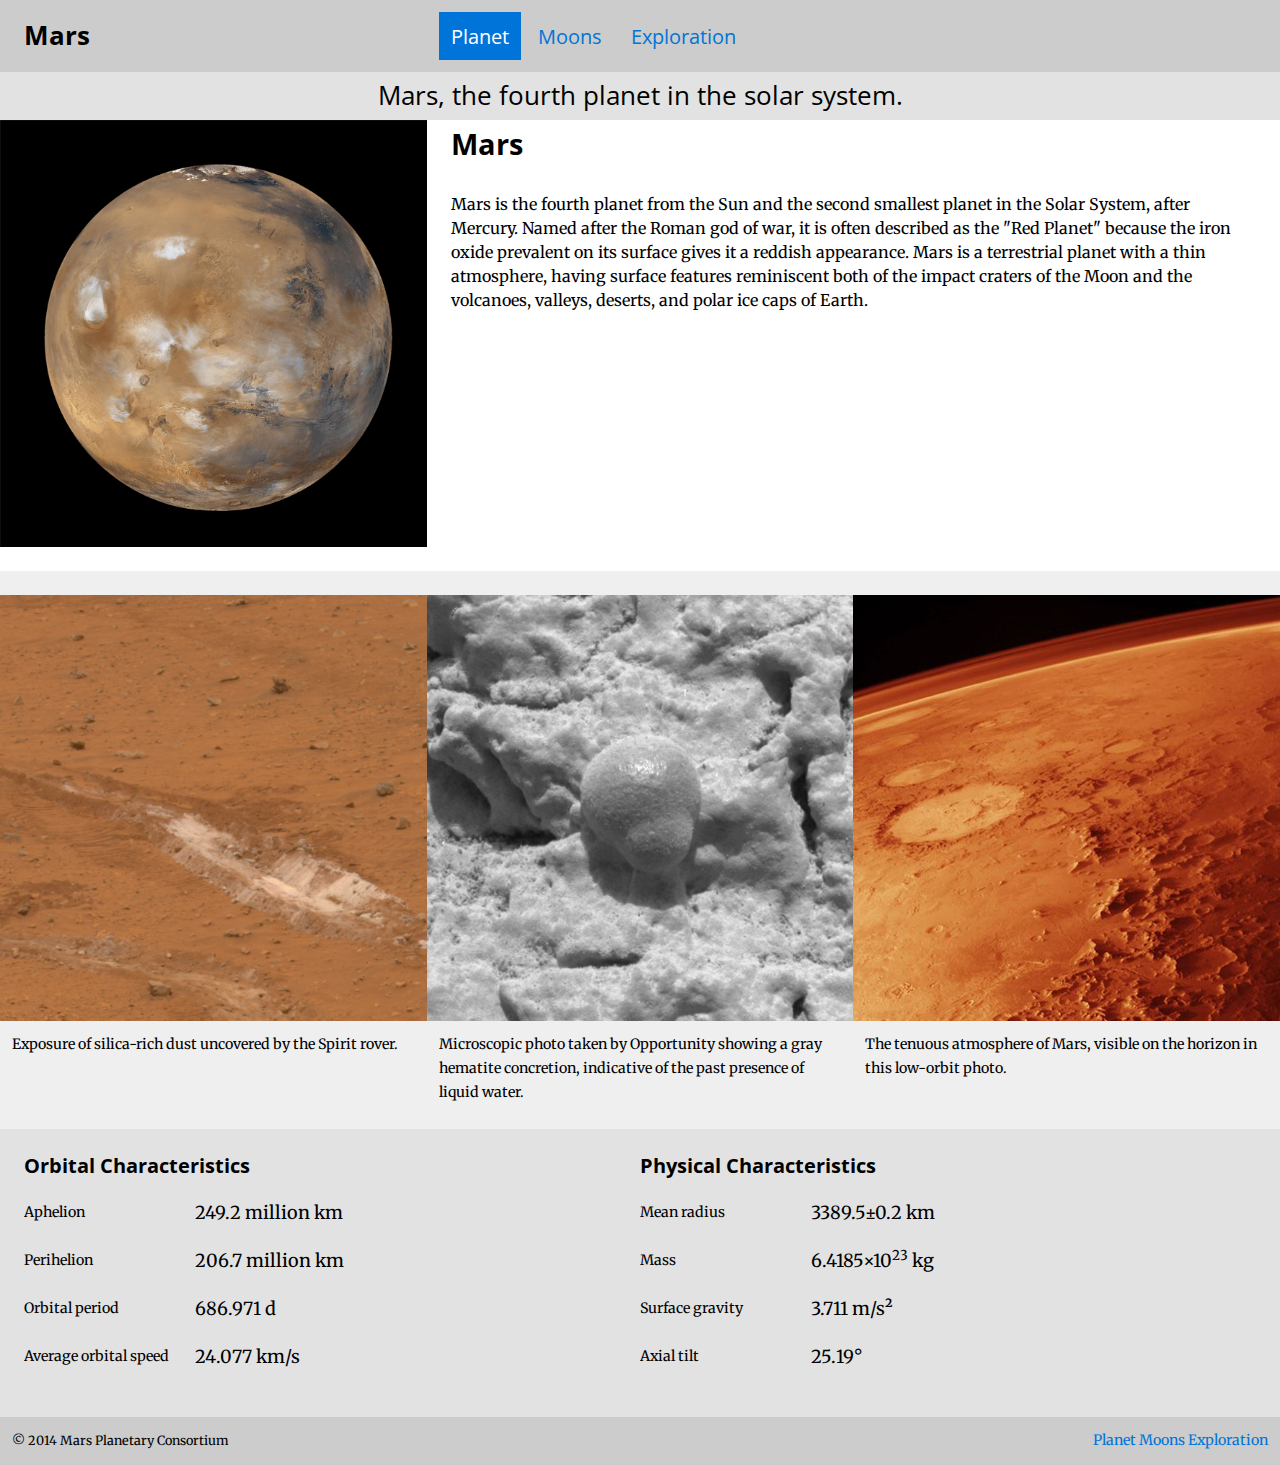
<file: index.html>
<!DOCTYPE html>
<html lang="en-ca">
<head>
  <meta charset="utf-8">
  <title>Mars</title>
  <meta name="viewport" content="width=device-width,initial-scale=1">
  <link href="http://fonts.googleapis.com/css?family=Open+Sans:400,700|Merriweather:400,400italic,700" rel="stylesheet">
  <link href="css/grid.css" rel="stylesheet">
  <link href="css/main.css" rel="stylesheet">
  <link href="css/typography.css" rel="stylesheet">
</head>
<body>

<ul class="skip-links">
  <li><a href="#main">Jump to main content</a></li>
  <li><a href="#navigation">Jump to navigation</a></li>
</ul>

    <header role="banner" class="nav-header grid grid-middle section-dark masthead pad-t-1-2 pad-b-1-2">
      <div class="unit gutter unit-xs-1 unit-s-1 unit-m-1-3 unit-l-1-3">
        <h1 class="mars-title peta push-0">Mars</h1>
        </div>
          <nav id="navigation" role="navigation" class="unit gutter-1-2 unit-xs-1 unit-s-1 unit-m-2-3 unit-l-2-3">
              <ul class="nav giga push-0 brand-family">
                  <li><a class="island-1-2 nav-current" href="index.html">Planet</a></li>
                  <li><a class="island-1-2" href="moons.html">Moons</a></li>
                  <li><a class="island-1-2" href="exploration.html">Exploration</a></li>
              </ul>
          </nav>
    </header>

<article id="main" role="main">

      <p class="mars-tagline peta push-0 brand-family">Mars, the fourth planet in the solar system.</p>

  <div class="grid">
    <div class="unit push unit-xs-1 unit-s-1 unit-m-1-2 unit-l-1-3">
      <img class="img-flex planet-img" src="images/mars.jpg" alt="Mars">
    </div>
      <div class="gutter unit unit-xs-1 unit-s-1 unit-m-1-2 unit-l-2-3">
        <h2 class="mars-title-2 exa">Mars</h2>
        <p class="mars-info">Mars is the fourth planet from the Sun and the second smallest planet in the Solar System, after Mercury. Named after the Roman god of war, it is often described as the "Red Planet" because the iron oxide prevalent on its surface gives it a reddish appearance. Mars is a terrestrial planet with a thin atmosphere, having surface features reminiscent both of the impact craters of the Moon and the volcanoes, valleys, deserts, and polar ice caps of Earth.<p>
      </div>
  </div>

    <div class="grid section pad-t">
      <div class="unit unit-xs-1 unit-s-1 unit-m-1-3 unit-l-1-3">
        <figure class="soil">
          <img class="soilphoto img-flex push-1-2" src="images/silica.jpg" alt="Soil">
          <figcaption class="soilcaption milli gutter-1-2">Exposure of silica-rich dust uncovered by the Spirit rover.</figcaption>
        </figure>
    </div>

      <div class="unit unit-xs-1 unit-s-1-2 unit-m-1-3 unit-l-1-3">
        <figure class="water">
          <img class="waterphoto img-flex push-1-2" src="images/rock-water.jpg" alt="Evidence of Liquid Water">
          <figcaption class="watercaption milli gutter-1-2">Microscopic photo taken by Opportunity showing a gray hematite concretion, indicative of the past presence of liquid water.</figcaption>
        </figure>
      </div>

      <div class="unit unit-xs-1 unit-s-1-2 unit-m-1-3 unit-l-1-3">
        <figure class="atmosphere">
          <img class="atmospherephoto img-flex push-1-2" src="images/atmosphere.jpg" alt="Atmosphere">
          <figcaption class="atmospherecaption milli gutter-1-2">The tenuous atmosphere of Mars, visible on the horizon in this low-orbit photo.</figcaption>
        </figure>
      </div>
    </div>

<div class="grid section-mid gutter pad-t">

      <div class="unit unit-xs-1 unit-s-1 unit-m-1-2">
        <h2 class="giga">Orbital Characteristics</h2>
        <dl class="data mega">
          <dt class="milli">Aphelion</dt>
          <dd>249.2 million km</dd>
          <dt class="milli">Perihelion</dt>
          <dd>206.7 million km</dd>
          <dt class="milli">Orbital period</dt>
          <dd>686.971 d</dd>
          <dt class="milli">Average orbital speed</dt>
          <dd>24.077 km/s</dd>
        </dl>
      </div>

      <div class="unit unit-xs-1 unit-s-1 unit-m-1-2">
         <h2 class="giga">Physical Characteristics</h2>
         <dl class="data mega">
          <dt class="milli">Mean radius</dt>
          <dd>3389.5±0.2 km</dd>
          <dt class="milli">Mass</dt>
          <dd>6.4185×10<sup>23</sup> kg</dd>
          <dt class="milli">Surface gravity</dt>
          <dd>3.711 m/s²</dd>
          <dt class="milli">Axial tilt</dt>
          <dd>25.19°</dd>
        </dl>
      </div>

</div>

</article>

<footer class="grid island-1-2 section-dark">
  <div role="contentinfo" class="unit micro unit-xs-1 unit-s-1 unit-m-1-2 unit-l-1-3">
    <p class="copyright push-0">© 2014 Mars Planetary Consortium</p>
  </div>
    <div class="unit unit-xs-1 unit-s-1 unit-m-1-2 unit-l-2-3">
      <nav>
        <ul class="nav nav-footer milli push-0">
          <li><a href="index.html">Planet</a></li>
          <li><a href="moons.html">Moons</a></li>
          <li><a href="exploration.html">Exploration</a></li>
        </ul>
      </nav>
    </div>
</footer>

</body>
</html>
</file>
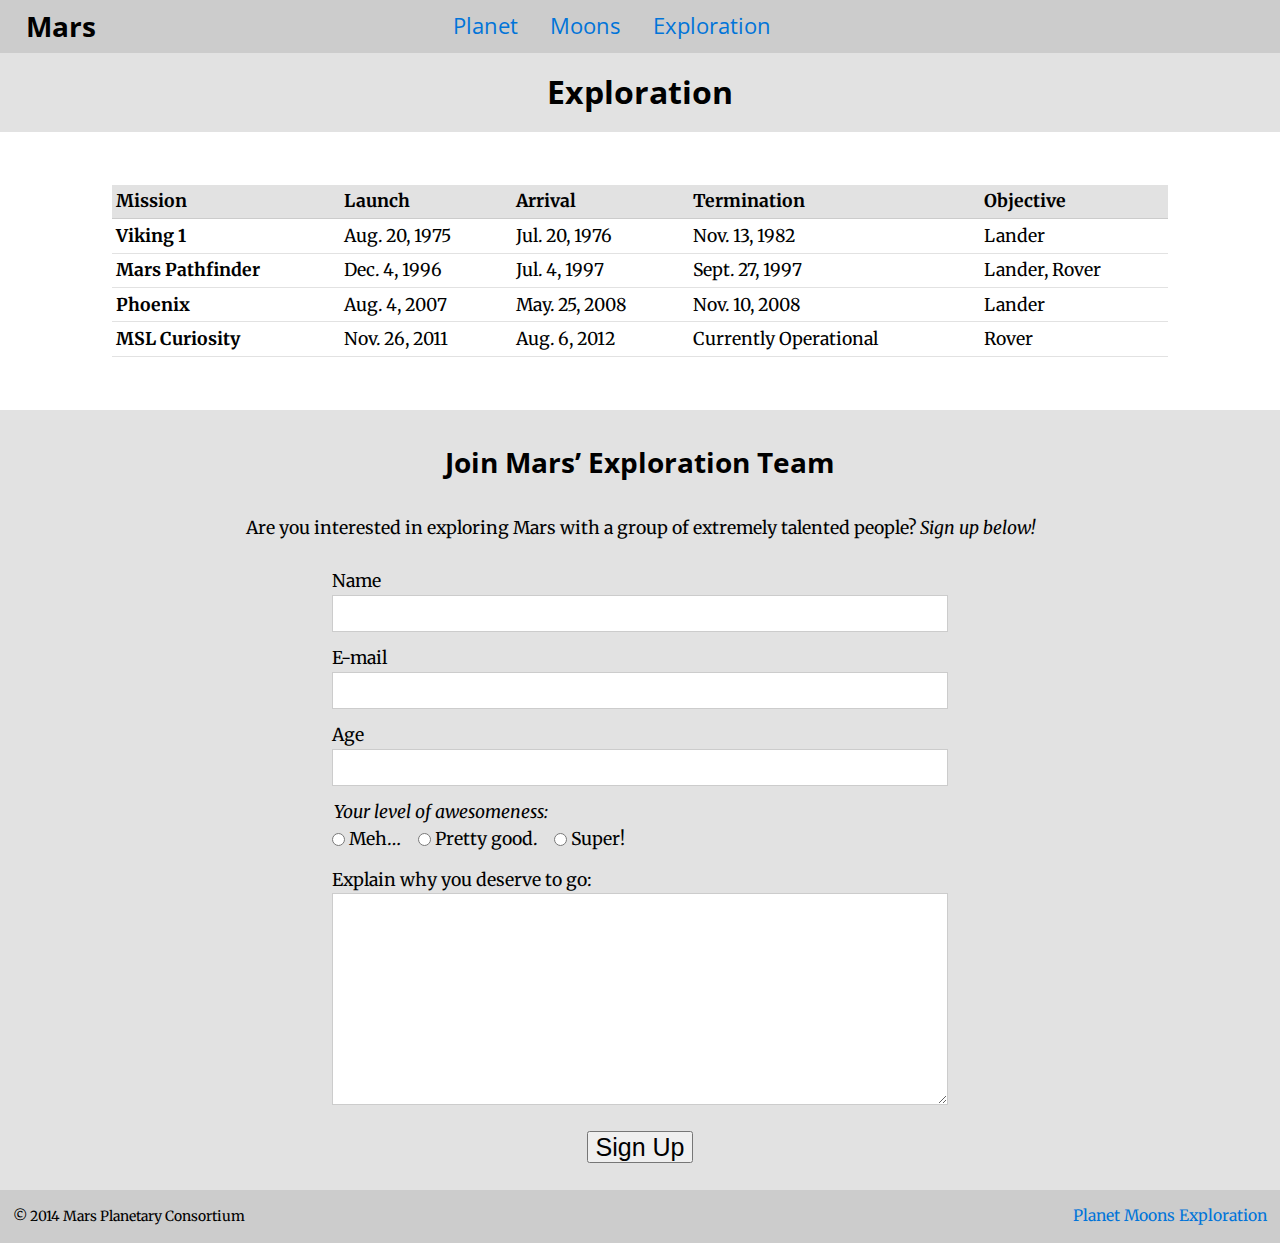
<file: exploration.html>
<!DOCTYPE html>
<html lang="en-ca">
<head>
  <meta charset="utf-8">
  <title>Exploration · Mars</title>
  <meta name="viewport" content="width=device-width,initial-scale=1">
  <link href="http://fonts.googleapis.com/css?family=Open+Sans:400,700|Merriweather:400,400italic,700" rel="stylesheet">
  <link href="css/grid.css" rel="stylesheet">
  <link href="css/typography.css" rel="stylesheet">
  <link href="css/main.css" rel="stylesheet">
</head>
<body>

<ul class="skip-links">
  <li><a href="#main">Jump to main content</a></li>
  <li><a href="#navigation">Jump to navigation</a></li>
</ul>

    <header role="banner" class="nav-header grid grid-middle section-dark masthead pad-t-1-2 pad-b-1-2">
      <div class="unit gutter unit-xs-1 unit-s-1 unit-m-1-3 unit-l-1-3">
        <h1 class="mars-title peta push-0">Mars</h1>
        </div>
  <nav class="unit gutter-1-2 unit-xs-1 unit-s-1 unit-m-2-3 unit-l-2-3" role="navigation" id="nav">
    <ul class="nav giga push-0 brand-family">
      <li><a class="island-1-2" href="index.html">Planet</a></li>
      <li><a class="island-1-2" href="moons.html">Moons</a></li>
      <li><a class="island-1-2" href="exploration.html">Exploration</a></li>
    </ul>
  </nav>
</header>

<main role="main" id="main">

  <div class="section-mid intro peta island-1-2 push">
    <h1 class="push-0">Exploration</h1>
  </div>

  <div class="table-outer pad-t pad-b">
    <div class="table-inner">
      <table>
        <thead>
          <tr>
            <th scope="col">Mission</th>
            <th scope="col">Launch</th>
            <th scope="col">Arrival</th>
            <th scope="col">Termination</th>
            <th scope="col">Objective</th>
          </tr>
        </thead>
        <tbody>
          <tr>
            <th scope="row">Viking 1</th>
            <td><time datetime="1975-08-20">Aug. 20, 1975</time></td>
            <td><time datetime="1976-07-20">Jul. 20, 1976</time></td>
            <td><time datetime="1982-11-13">Nov. 13, 1982</time></td>
            <td>Lander</td>
          </tr>
          <tr>
            <th scope="row">Mars Pathfinder</th>
            <td><time datetime="1996-12-04">Dec. 4, 1996</time></td>
            <td><time datetime="1997-07-04">Jul. 4, 1997</time></td>
            <td><time datetime="1985-06-15">Sept. 27, 1997</time></td>
            <td>Lander, Rover</td>
          </tr>
          <tr>
            <th scope="row">Phoenix</th>
            <td><time datetime="2007-08-04">Aug. 4, 2007</time></td>
            <td><time datetime="2008-05-25">May. 25, 2008</time></td>
            <td><time datetime="2008-11-10">Nov. 10, 2008</time></td>
            <td>Lander</td>
          </tr>
          <tr>
            <th scope="row">MSL Curiosity</th>
            <td><time datetime="2011-11-26">Nov. 26, 2011</time></td>
            <td><time datetime="2012-08-06">Aug. 6, 2012</time></td>
            <td><time>Currently Operational</time></td>
            <td>Rover</td>
          </tr>
        </tbody>
      </table>
    </div>
  </div>

  <div class="section-mid mid island">
    <h2 class="align-center">Join Mars’ Exploration Team</h2>
    <p class="align-center">Are you interested in exploring Mars with a group of extremely talented people? <em>Sign up below!</em></p>

    <form action="" method="post">
      <div class="push-1-2">
        <label for="name">Name</label>
        <input id="name">
      </div>
      <div class="push-1-2">
        <label for="email">E-mail</label>
        <input type="email" id="email">
      </div>
      <div class="push-1-2">
        <label for="age">Age</label>
        <input type="number" id="age" min="18" max="75">
      </div>
      <fieldset class="push-1-2">
        <legend>Your level of awesomeness:</legend>
        <span class="radio">
          <input type="radio" id="meh" name="awesomeness">
          <label for="meh">Meh…</label>
        </span>
        <span class="radio">
          <input type="radio" id="pretty-good" name="awesomeness">
          <label for="pretty-good">Pretty good.</label>
        </span>
        <span class="radio">
          <input type="radio" id="super" name="awesomeness">
          <label for="super">Super!</label>
        </span>
      </fieldset>
      <div class="push">
        <label for="why">Explain why you deserve to go:</label>
        <textarea id="why"></textarea>
      </div>
      <div class="align-center">
        <button class="tera" type="submit">Sign Up</button>
      </div>
    </form>
  </div>

</main>

<footer class="grid island-1-2 section-dark">
  <div role="contentinfo" class="unit micro unit-xs-1 unit-s-1 unit-m-1-2 unit-l-1-3">
    <p class="copyright push-0">© 2014 Mars Planetary Consortium</p>
  </div>
  <div class="unit unit-xs-1 unit-s-1 unit-m-1-2 unit-l-2-3">
    <nav>
      <ul class="nav nav-footer milli push-0">
        <li><a href="index.html">Planet</a></li>
        <li><a href="moons.html">Moons</a></li>
        <li><a href="exploration.html">Exploration</a></li>
      </ul>
    </nav>
  </div>
</footer>

</body>
</html>
</file>
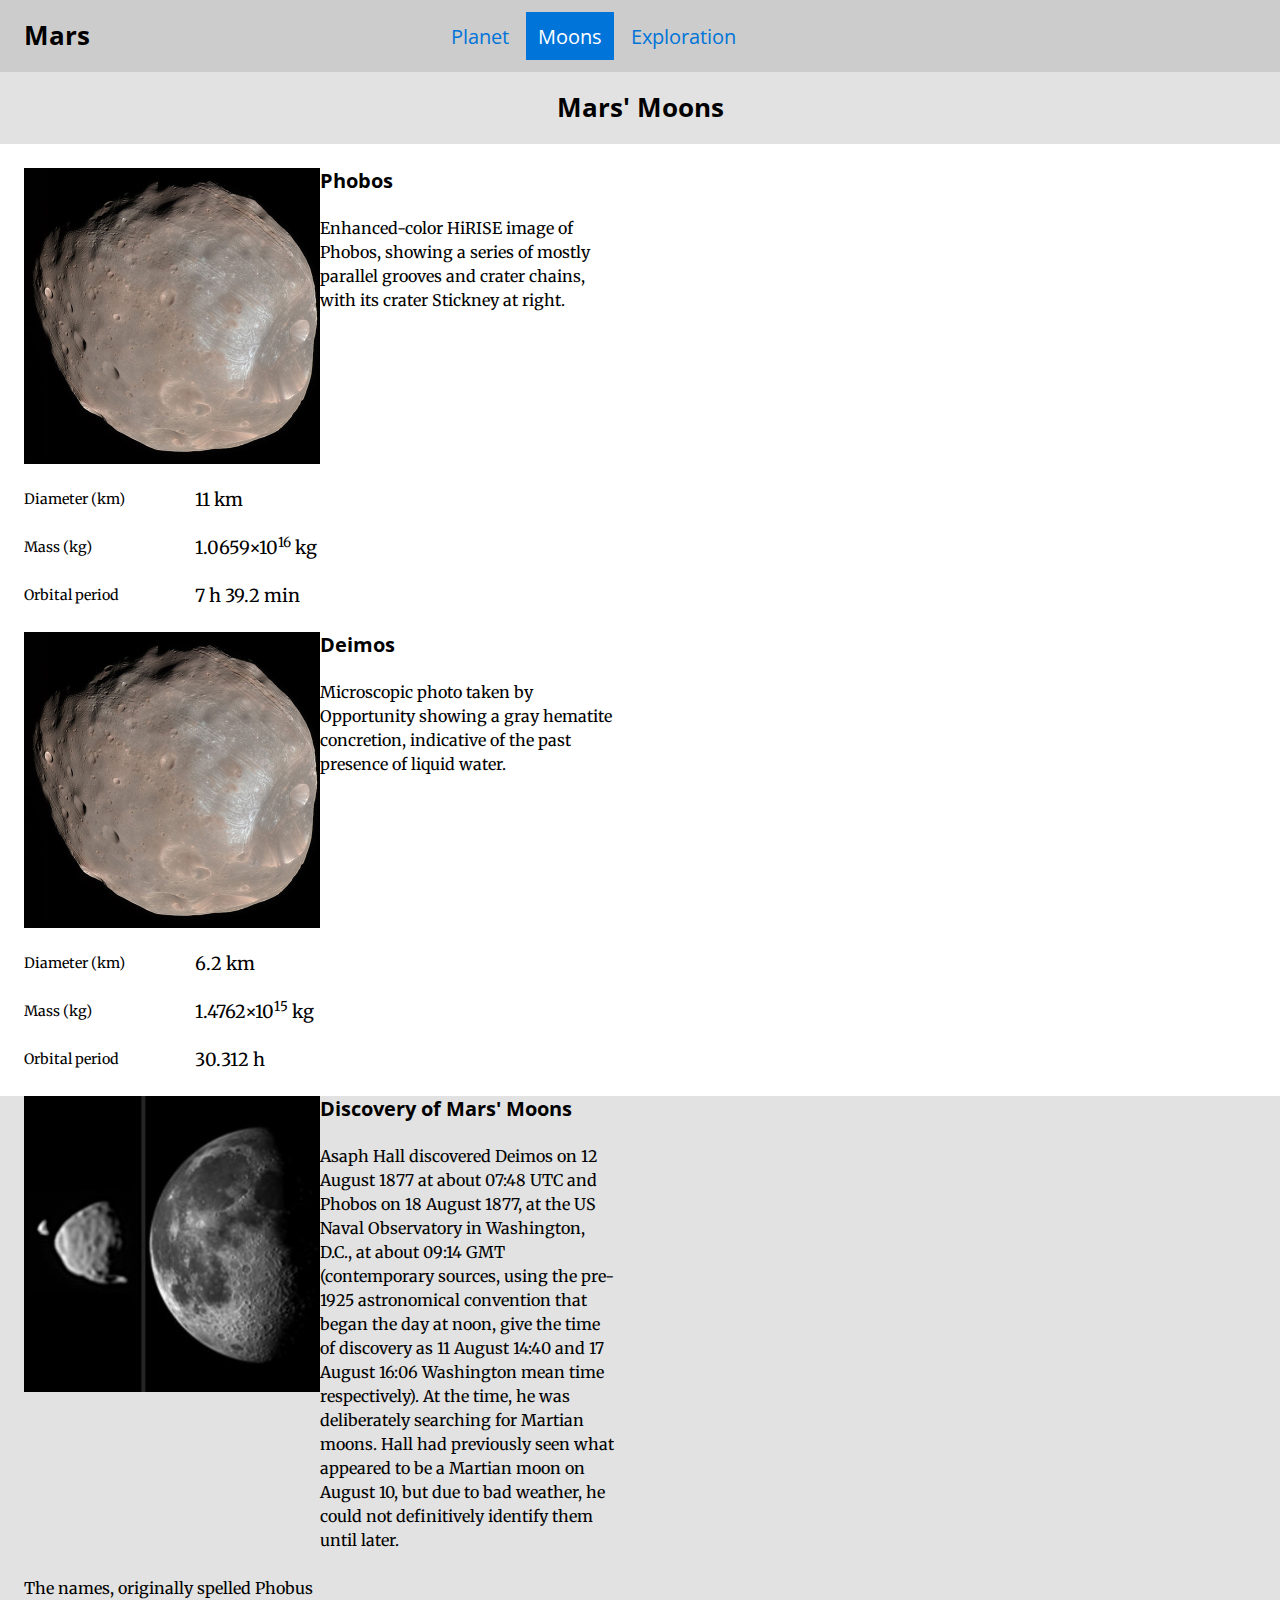
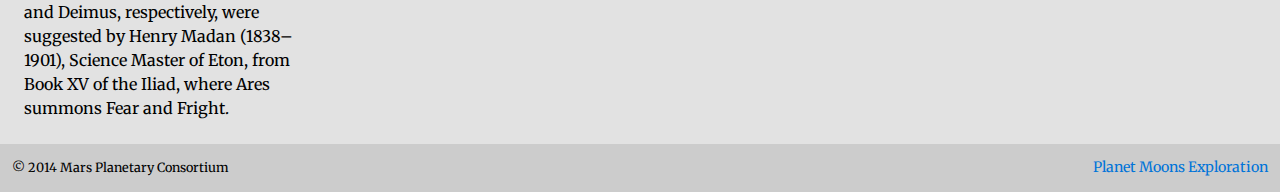
<file: moons.html>
<!DOCTYPE html>
<html lang="en-ca">
<head>
  <meta charset="utf-8">
  <title>Mars</title>
  <meta name="viewport" content="width=device-width,initial-scale=1">
  <link href="http://fonts.googleapis.com/css?family=Open+Sans:400,700|Merriweather:400,400italic,700" rel="stylesheet">
  <link href="css/grid.css" rel="stylesheet">
  <link href="css/main.css" rel="stylesheet">
  <link href="css/typography.css" rel="stylesheet">
</head>
<body>

<ul class="skip-links">
  <li><a href="#main">Jump to main content</a></li>
  <li><a href="#navigation">Jump to navigation</a></li>
</ul>

    <header role="banner" class="nav-header grid grid-middle section-dark masthead pad-t-1-2 pad-b-1-2">
      <div class="unit gutter unit-xs-1 unit-s-1 unit-m-1-3 unit-l-1-3">
        <h1 class="mars-title peta push-0">Mars</h1>
        </div>
          <nav id="navigation" role="navigation" class="unit gutter-1-2 unit-xs-1 unit-s-1 unit-m-2-3 unit-l-2-3">
              <ul class="nav giga push-0 brand-family">
                  <li><a class="island-1-2" href="index.html">Planet</a></li>
                  <li><a class="island-1-2 nav-current" href="moons.html">Moons</a></li>
                  <li><a class="island-1-2" href="exploration.html">Exploration</a></li>
              </ul>
          </nav>
    </header>

<article id="main" role="main">

      <div class="section-mid intro peta island-1-2 push">
        <h2 class="push-0 brand-family">Mars' Moons</h2>
      </div>

  <div class="grid">
      <div class="unit gutter unit-xs-1 unit-s-1 unit-m-1-2 unit-l-1-2">

        <div class="grid">
            <div class="unit push unit-xs-1 unit-s-1 unit-m-1 unit-l-1-2">
            <img src="images/phobos.jpg" alt="Phobos" class="phobosphoto img-flex">
            </div>
          <div class="unit push unit-xs-1 unit-s-1 unit-m-1 unit-l-1-2">
            <h2 class="giga">Phobos</h2>
            <p class="phoboscaption push-0">Enhanced-color HiRISE image of Phobos, showing a series of mostly parallel grooves and crater chains, with its crater Stickney at right.</p>
          </div>
        </div>

          <dl class="data mega push-0">
            <dt class="milli">Diameter (km)</dt>
            <dd>11 km</dd>
            <dt class="milli">Mass (kg)</dt>
            <dd>1.0659×10<sup>16</sup> kg</dd>
            <dt class="milli">Orbital period</dt>
            <dd>7 h 39.2 min</dd>
          </dl>
      </div>
  </div>

<div class="grid">
      <div class="unit gutter unit-xs-1 unit-s-1 unit-m-1-2 unit-l-1-2">
        <div class="grid">
          <div class="unit push unit-xs-1 unit-s-1 unit-m-1 unit-l-1-2">
            <img src="images/phobos.jpg" alt="Phobos" class="phobosphoto img-flex">
          </div>
          <div class="unit push unit-xs-1 unit-s-1 unit-m-1 unit-l-1-2">
            <h2 class="giga">Deimos</h2>
            <p class="deimoscaption push-0">Microscopic photo taken by Opportunity showing a gray hematite concretion, indicative of the past presence of liquid water.</p>
          </div>
        </div>

          <dl class="data mega push-0">
            <dt class="milli">Diameter (km)</dt>
            <dd>6.2 km</dd>
            <dt class="milli">Mass (kg)</dt>
            <dd>1.4762×10<sup>15</sup> kg</dd>
            <dt class="milli">Orbital period</dt>
            <dd>30.312 h</dd>
          </dl>
      </div>
</div>

<div class="grid section-mid">
    <div class="unit gutter unit-xs-1 unit-s-1 unit-m-1-2 unit-l-1-2">

        <div class="grid">
          <div class="unit push unit-xs-1 unit-s-1 unit-m-1 unit-l-1-2">
          <img src="images/mooncomparison.jpg" alt="Mars' Moons Compared to Earth's Moon" class="moonsimage img-flex">
      </div>
        <div class="unit push unit-xs-1 unit-s-1 unit-m-1 unit-l-1-2">
          <h2 class="giga">Discovery of Mars' Moons</h2>
          <p class="discoveryinfo push-0">Asaph Hall discovered Deimos on 12 August 1877 at about 07:48 UTC and Phobos on 18 August 1877, at the US Naval Observatory in Washington, D.C., at about 09:14 GMT (contemporary sources, using the pre-1925 astronomical convention that began the day at noon, give the time of discovery as 11 August 14:40 and 17 August 16:06 Washington mean time respectively). At the time, he was deliberately searching for Martian moons. Hall had previously seen what appeared to be a Martian moon on August 10, but due to bad weather, he could not definitively identify them until later.</p>
        </div>

        <div class="unit push unit-xs-1 unit-s-1 unit-m-1 unit-l-1-2">
          <p class="discoverycaption push-0">The names, originally spelled Phobus and Deimus, respectively, were suggested by Henry Madan (1838–1901), Science Master of Eton, from Book XV of the Iliad, where Ares summons Fear and Fright.</p>
        </div>
      </div>
    </div>
</div>

</article>

<footer class="grid island-1-2 section-dark">
  <div role="contentinfo" class="unit micro unit-xs-1 unit-s-1 unit-m-1-2 unit-l-1-3">
    <p class="copyright push-0">© 2014 Mars Planetary Consortium</p>
  </div>
    <div class="unit unit-xs-1 unit-s-1 unit-m-1-2 unit-l-2-3">
      <nav>
        <ul class="nav nav-footer milli push-0">
          <li><a href="index.html">Planet</a></li>
          <li><a href="moons.html">Moons</a></li>
          <li><a href="exploration.html">Exploration</a></li>
        </ul>
      </nav>
    </div>
</footer>

</body>
</html>
</file>
<file: css/grid.css>
.grid {
  margin: 0;
  padding: 0;
  letter-spacing: -0.31em;
  text-rendering: optimizespeed;
  display: -webkit-flex;
  -webkit-flex-flow: row wrap;
  display: -ms-flexbox;
  -ms-flex-flow: row wrap;
}

.grid-bottom {
  -webkit-align-items: flex-end;
  -ms-align-items: flex-end;
}

.grid-middle {
  -webkit-align-items: center;
  -ms-align-items: center;
}

.opera-only :-o-prefocus, .grid {
  word-spacing: -0.43em;
}

.unit {
  letter-spacing: normal;
  text-rendering: auto;
  vertical-align: top;
  word-spacing: normal;
  display: inline-block;
  visibility: visible;
}

.grid-bottom .unit {
  vertical-align: bottom;
}

.grid-middle .unit {
  vertical-align: middle;
}

.unit-xs-hidden {
  display: none;
  visibility: hidden;
}

.unit-xs-1 {
  display: block;
  visibility: visible;
  width: 100%;
}

.unit-offset-xs-0 {
  margin-left: 0;
}

.unit-xs-1-2 {
  width: 50.0000%;
}

.unit-offset-xs-1-2 {
  margin-left: 50.0000%;
}

.unit-xs-1-3 {
  width: 33.3333%;
}

.unit-offset-xs-1-3 {
  margin-left: 33.3333%;
}

.unit-xs-2-3 {
  width: 66.6667%;
}

.unit-offset-xs-2-3 {
  margin-left: 66.6667%;
}

.unit-xs-1-4 {
  width: 25.0000%;
}

.unit-offset-xs-1-4 {
  margin-left: 25.0000%;
}

.unit-xs-3-4 {
  width: 75.0000%;
}

.unit-offset-xs-3-4 {
  margin-left: 75.0000%;
}

.unit-xs-1-2,.unit-xs-1-3,.unit-xs-2-3,.unit-xs-1-4,.unit-xs-3-4 {
  display: inline-block;
  visibility: visible;
}

@media only screen and (min-width: 25em) {

.unit-s-hidden {
  display: none;
  visibility: hidden;
}

.unit-s-1 {
  display: block;
  visibility: visible;
  width: 100%;
}

.unit-offset-s-0 {
  margin-left: 0;
}

.unit-s-1-2 {
  width: 50.0000%;
}

.unit-offset-s-1-2 {
  margin-left: 50.0000%;
}

.unit-s-1-3 {
  width: 33.3333%;
}

.unit-offset-s-1-3 {
  margin-left: 33.3333%;
}

.unit-s-2-3 {
  width: 66.6667%;
}

.unit-offset-s-2-3 {
  margin-left: 66.6667%;
}

.unit-s-1-4 {
  width: 25.0000%;
}

.unit-offset-s-1-4 {
  margin-left: 25.0000%;
}

.unit-s-3-4 {
  width: 75.0000%;
}

.unit-offset-s-3-4 {
  margin-left: 75.0000%;
}

.unit-s-1-2,.unit-s-1-3,.unit-s-2-3,.unit-s-1-4,.unit-s-3-4 {
  display: inline-block;
  visibility: visible;
}

}

@media only screen and (min-width: 38em) {

.unit-m-hidden {
  display: none;
  visibility: hidden;
}

.unit-m-1 {
  display: block;
  visibility: visible;
  width: 100%;
}

.unit-offset-m-0 {
  margin-left: 0;
}

.unit-m-1-2 {
  width: 50.0000%;
}

.unit-offset-m-1-2 {
  margin-left: 50.0000%;
}

.unit-m-1-3 {
  width: 33.3333%;
}

.unit-offset-m-1-3 {
  margin-left: 33.3333%;
}

.unit-m-2-3 {
  width: 66.6667%;
}

.unit-offset-m-2-3 {
  margin-left: 66.6667%;
}

.unit-m-1-4 {
  width: 25.0000%;
}

.unit-offset-m-1-4 {
  margin-left: 25.0000%;
}

.unit-m-3-4 {
  width: 75.0000%;
}

.unit-offset-m-3-4 {
  margin-left: 75.0000%;
}

.unit-m-1-2,.unit-m-1-3,.unit-m-2-3,.unit-m-1-4,.unit-m-3-4 {
  display: inline-block;
  visibility: visible;
}

}

@media only screen and (min-width: 60em) {

.unit-l-hidden {
  display: none;
  visibility: hidden;
}

.unit-l-1 {
  display: block;
  visibility: visible;
  width: 100%;
}

.unit-offset-l-0 {
  margin-left: 0;
}

.unit-l-1-2 {
  width: 50.0000%;
}

.unit-offset-l-1-2 {
  margin-left: 50.0000%;
}

.unit-l-1-3 {
  width: 33.3333%;
}

.unit-offset-l-1-3 {
  margin-left: 33.3333%;
}

.unit-l-2-3 {
  width: 66.6667%;
}

.unit-offset-l-2-3 {
  margin-left: 66.6667%;
}

.unit-l-1-4 {
  width: 25.0000%;
}

.unit-offset-l-1-4 {
  margin-left: 25.0000%;
}

.unit-l-3-4 {
  width: 75.0000%;
}

.unit-offset-l-3-4 {
  margin-left: 75.0000%;
}

.unit-l-1-2,.unit-l-1-3,.unit-l-2-3,.unit-l-1-4,.unit-l-3-4 {
  display: inline-block;
  visibility: visible;
}
</file>
<file: css/main.css>
@-moz-viewport { width: device-width; scale: 1; }
@-ms-viewport { width: device-width; scale: 1; }
@-o-viewport { width: device-width; scale: 1; }
@-webkit-viewport { width: device-width; scale: 1; }
@viewport { width: device-width; scale: 1; }

html {
  margin: 0;
  padding: 0;
  box-sizing: border-box;

  -moz-text-size-adjust: 100%;
  -ms-text-size-adjust: 100%;
  -webkit-text-size-adjust: 100%;
  text-size-adjust: 100%;
}

@media only screen and (min-width: 60em) {

  html {
    font-size: 110%;
  }
}

@media only screen and (min-width: 90em) {

  html {
    font-size: 120%;
  }
}

@media only screen and (min-width: 120em) {

  html {
    font-size: 130%;
  }
}

*, *:before, *:after {
  box-sizing: inherit;
}

body {
  margin: 0;
  padding: 0;
}

a:link,
a:active {
  /*
  It is okay to get rid of the focus rectangle for mouse users
  BUT NEVER FOR KEYBOARD USERS!!!!
  */
  outline: none;
}

a:focus {
  outline: 3px solid #000;
}

.skip-links {
  margin: 0;
  padding: 0;
  list-style-type: none;
}

.skip-links a {
  position: absolute;
  top: -3em;
  padding: 0.5em 0.75em;
  background-color: #000;
  color: #fff;
  font-weight: bold;
  font-size: 1.25em;
  text-decoration: none;
}

.skip-links a:focus {
  top: 0;
}

.img-flex {
  display: block;
  width: 100%;
}

.masthead {
  overflow: hidden;
}

.title {
  text-align: center;
}

.nav-header {
    margin: 0;
    padding: 0;
    overflow: hidden;
    background-color: #ccc;
}

.mars-title {
    margin: 0;
    padding: 0;
    text-align: center;
}

.mars-tagline {
  background-color: #e2e2e2;
  text-align: center;
}

.nav {
    margin: 0;
    padding: 0;
    list-style-type: none;
    background-color: #ccc;
    text-align: center;
}

.nav li {
  display: inline-block;
}

.nav a,
.nav a:link,
.nav a:visited {
  display: block;
  color: #0074D9;
  text-decoration: none;
}

.nav a:hover,
.nav a:focus,
.nav a:active,
.nav .nav-current,
.nav .nav-current:link,
.nav .nav-current:visited {
  background-color: #0074D9;
  color: #fff;
}

.section-dark {
  background-color: #ccc;
}

.section-mid {
  background-color: #e2e2e2;
}

.section {
  background-color: #efefef;
}

.intro {
  text-align: center;
}

.discovery-title-extra {
  display: none;
}

.table-outer {
  overflow-x: auto;
}

.table-inner {
  margin: 0 auto;
  max-width: 60em;
  min-width: 45em;
}

table {
  width: 100%;

  border-collapse: collapse;
}

th,
td {
  padding: 0.2rem;

  text-align: left;
}

thead th {
  background-color: #e2e2e2;
  border-bottom: 1px solid #ccc;
}

tbody th,
tbody td {
  border-bottom: 1px solid #e2e2e2;
}

form {
  margin: 0 auto;
  max-width: 35em;
}

label {
  display: block;
  margin-bottom: 0.03em;
  vertical-align: middle;
}

input,
textarea {
  margin: 0;
  padding: 0.4em;
  vertical-align: middle;
  width: 100%;

  border: 1px solid #ccc;

  font-size: 1rem;
}

fieldset {
  padding: 0;

  border: 0;
}

legend {
  font-style: italic;
}

textarea {
  height: 12em;
}

.radio {
  white-space: nowrap;
}

.radio input {
  width: auto;
}

.radio label {
  display: inline-block;
  margin-right: 0.75rem;
}

.align-center {
  text-align: center;
}

.align-right {
  text-align: right;
}

.copyright {
  text-align: center;
}

@media only screen and (min-width: 20em) {

    .nav a {
        text-align: center;
        display: inline-block;
    }

    .nav li {
      display: inline-block;
    }

    .copyright {
      text-align: center;
    }

    .nav-footer {
      text-align: center;
      padding: none;
    }
}

@media only screen and (min-width: 45em) {

    .mars-title {
        float: left;
    }

    .nav {
        display: inline;
        width: auto;
    }

    .copyright {
      float: left;
    }

    .nav-footer {
      float: right;
      text-align: center;
      display: inline-block;
    }

    .nav a {
        text-align: center;
        display: inline-block;
    }
}

@media only screen and (min-width: 60em) {

  .data {
  overflow: hidden;
  }

  .data dt {
  clear: left;
  float: left;
  width: 12em;
  }

  .data dd {
  float: left;
}
</file>
<file: css/typography.css>
html {
  font: normal 100%/1.5 "Merriweather",serif;
}

h1, h2, h3, h4, h5, h6,
p, ul, ol, dl, dd, figure,
blockquote, details, hr,
fieldset, pre, table {
  margin: 0 0 1.5rem;
}

.yotta {
  font-size: 2.2807rem;
  line-height: 1.3154;
}

.zetta {
  font-size: 2.0273rem;
  line-height: 1.4798;
}

h1, .exa {
  font-size: 1.8020rem;
  line-height: 1.6648;
}

h2, .peta {
  font-size: 1.6018rem;
  line-height: 1.8729;
}

h3, .tera {
  font-size: 1.4238rem;
  line-height: 1.0535;
}

h4, .giga {
  font-size: 1.2656rem;
  line-height: 1.1852;
}

h5, .mega {
  font-size: 1.1250rem;
  line-height: 1.3333;
}

h6, .kilo {
  font-size: 1.0000rem;
  line-height: 1.5000;
}

small, .milli {
  font-size: 0.8889rem;
  line-height: 1.6875;
}

.micro {
  font-size: 0.7901rem;
  line-height: 1.8984;
}

sub,
sup {
  font-size: 75%;
  line-height: 1px;
  position: relative;
  vertical-align: baseline;
}

sup {
  top: -0.5em;
}

sub {
  bottom: -0.25em;
}

.push {
  margin-bottom: 1.5rem;
}

.push-none, .push-0 {
  margin-bottom: 0;
}

.push-double, .push-2 {
  margin-bottom: 3.0000rem;
}

.push-half, .push-1-2 {
  margin-bottom: 0.7500rem;
}

.pad-top, .pad-t {
  padding-top: 1.5rem;
}

.pad-bottom, .pad-b {
  padding-bottom: 1.5rem;
}

.pad-top-double, .pad-t-2 {
  padding-top: 3.0000rem;
}

.pad-bottom-double, .pad-b-2 {
  padding-bottom: 3.0000rem;
}

.pad-top-half, .pad-t-1-2 {
  padding-top: 0.7500rem;
}

.pad-bottom-half, .pad-b-1-2 {
  padding-bottom: 0.7500rem;
}

.island {
  padding: 1.5rem;
}

.island-half, .island-1-2 {
  padding: 0.7500rem;
}

.island-double, .island-2 {
  padding: 3.0000rem;
}

.gutter {
  padding-left: 1.5rem;
  padding-right: 1.5rem;
}

.gutter-half, .gutter-1-2 {
  padding-left: 0.7500rem;
  padding-right: 0.7500rem;
}

.gutter-double, .gutter-2 {
  padding-left: 3.0000rem;
  padding-right: 3.0000rem;
}

h1, h2, h3, h4, h4, h6,
.brand-family {
  font-family: "Open Sans", sans-serif;
}
</file>
